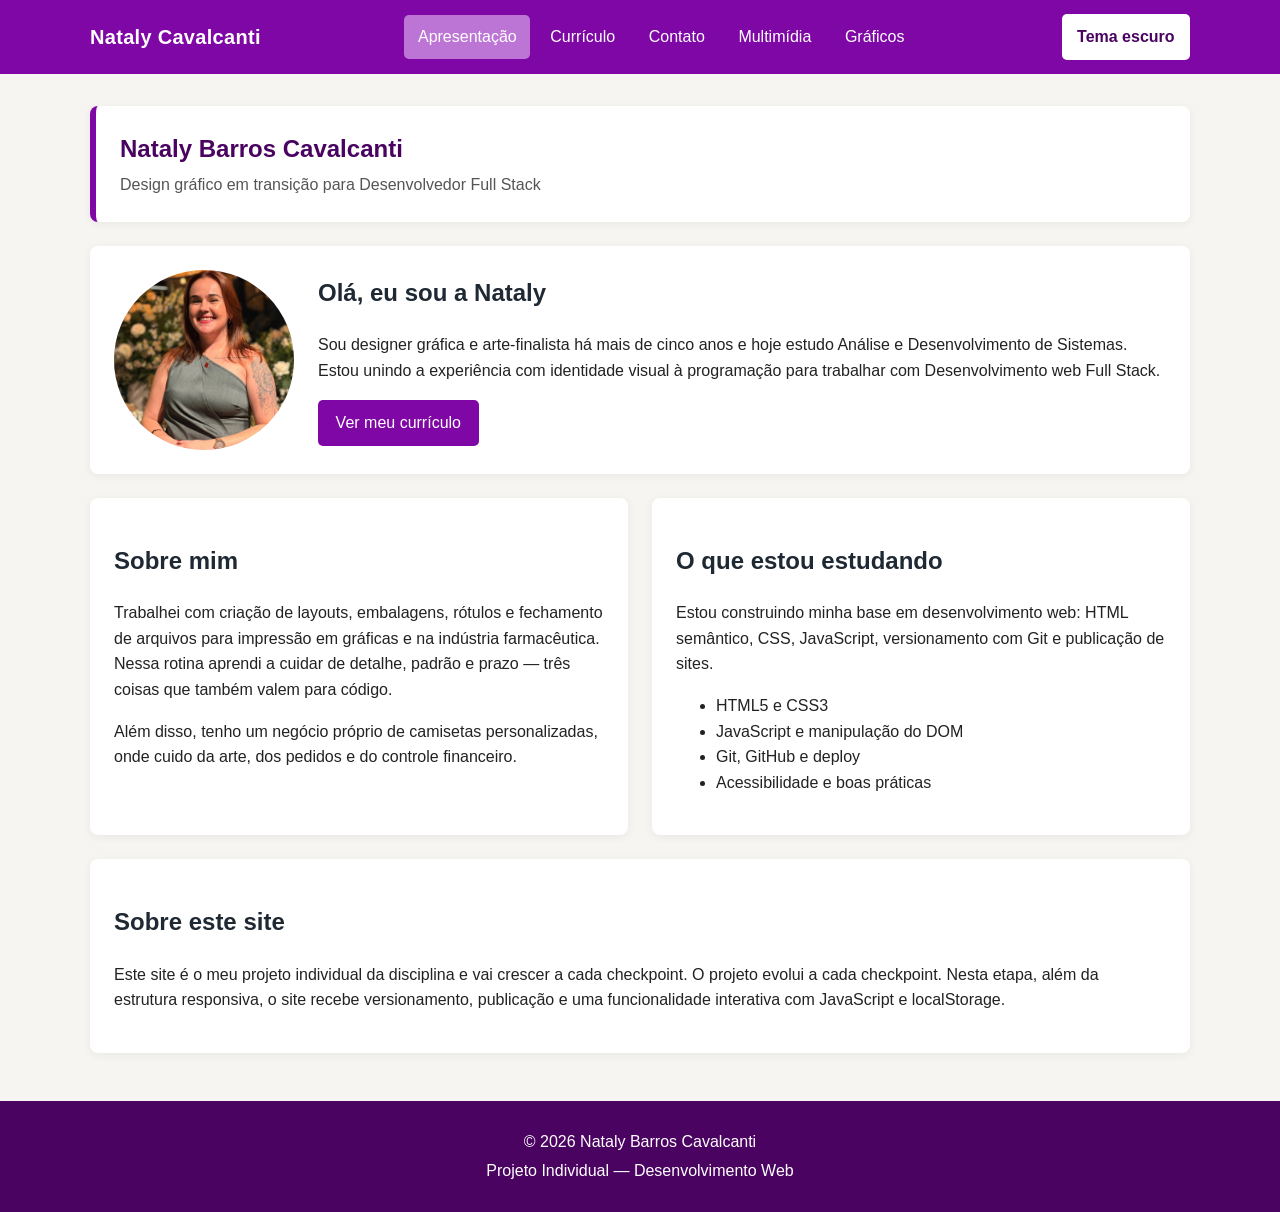
<file: index.html>
<!DOCTYPE html>
<html lang="pt-BR">
<head>
    <meta charset="UTF-8">
    <meta name="viewport" content="width=device-width, initial-scale=1.0">
    <meta name="description" content="Site pessoal de Nataly Barros Cavalcanti, designer gráfica e estudante de desenvolvimento web.">
    <title>Nataly Cavalcanti | Apresentação</title>
    <link rel="stylesheet" href="css/estilos.css">
    <script src="js/scripts.js" defer></script>
</head>
<body>
    <header class="topo">
        <div class="topo-conteudo">
            <a class="marca" href="index.html">Nataly Cavalcanti</a>

            <nav class="menu" aria-label="Navegação principal">
                <ul>
                    <li><a href="index.html" class="ativo" aria-current="page">Apresentação</a></li>
                    <li><a href="curriculo.html">Currículo</a></li>
                    <li><a href="formulario.html">Contato</a></li>
                    <li><a href="multimidia.html">Multimídia</a></li>
                    <li><a href="graficos.html">Gráficos</a></li>
                </ul>
            </nav>
            <button class="botao-tema" type="button" id="tema-toggle"
                    aria-label="Ativar tema escuro" aria-pressed="false">
                Tema escuro
            </button>
        </div>
    </header>

    <main>
        <section class="titulo-pagina">
            <h1>Nataly Barros Cavalcanti</h1>
            <p>Design gráfico em transição para Desenvolvedor Full Stack</p>
        </section>

        <section class="destaque">
            <img src="img/perfil.jpeg" alt="Ilustração de perfil representando Nataly Cavalcanti">
            <div>
                <h2>Olá, eu sou a Nataly</h2>
                <p>
                    Sou designer gráfica e arte-finalista há mais de cinco anos e hoje
                    estudo Análise e Desenvolvimento de Sistemas. Estou unindo a
                    experiência com identidade visual à programação para trabalhar com
                    Desenvolvimento web Full Stack.
                </p>
                <a class="botao" href="curriculo.html">Ver meu currículo</a>
            </div>
        </section>

        <div class="grade">
            <article>
                <h2>Sobre mim</h2>
                <p>
                    Trabalhei com criação de layouts, embalagens, rótulos e fechamento de
                    arquivos para impressão em gráficas e na indústria farmacêutica. Nessa
                    rotina aprendi a cuidar de detalhe, padrão e prazo — três coisas que
                    também valem para código.
                </p>
                <p>
                    Além disso, tenho um negócio próprio de camisetas personalizadas, onde
                    cuido da arte, dos pedidos e do controle financeiro.
                </p>
            </article>

            <article>
                <h2>O que estou estudando</h2>
                <p>
                    Estou construindo minha base em desenvolvimento web: HTML semântico,
                    CSS, JavaScript, versionamento com Git e publicação de sites.
                </p>
                <ul>
                    <li>HTML5 e CSS3</li>
                    <li>JavaScript e manipulação do DOM</li>
                    <li>Git, GitHub e deploy</li>
                    <li>Acessibilidade e boas práticas</li>
                </ul>
            </article>
        </div>

        <section>
            <h2>Sobre este site</h2>
            <p>
                Este site é o meu projeto individual da disciplina e vai crescer a cada
                checkpoint. O projeto evolui a cada checkpoint. Nesta etapa, além da estrutura
                responsiva, o site recebe versionamento, publicação e uma
                funcionalidade interativa com JavaScript e localStorage.
            </p>
        </section>

    </main>

    <footer>
        <p>&copy; 2026 Nataly Barros Cavalcanti</p>
        <p>Projeto Individual — Desenvolvimento Web</p>
    </footer>
</body>
</html>
</file>
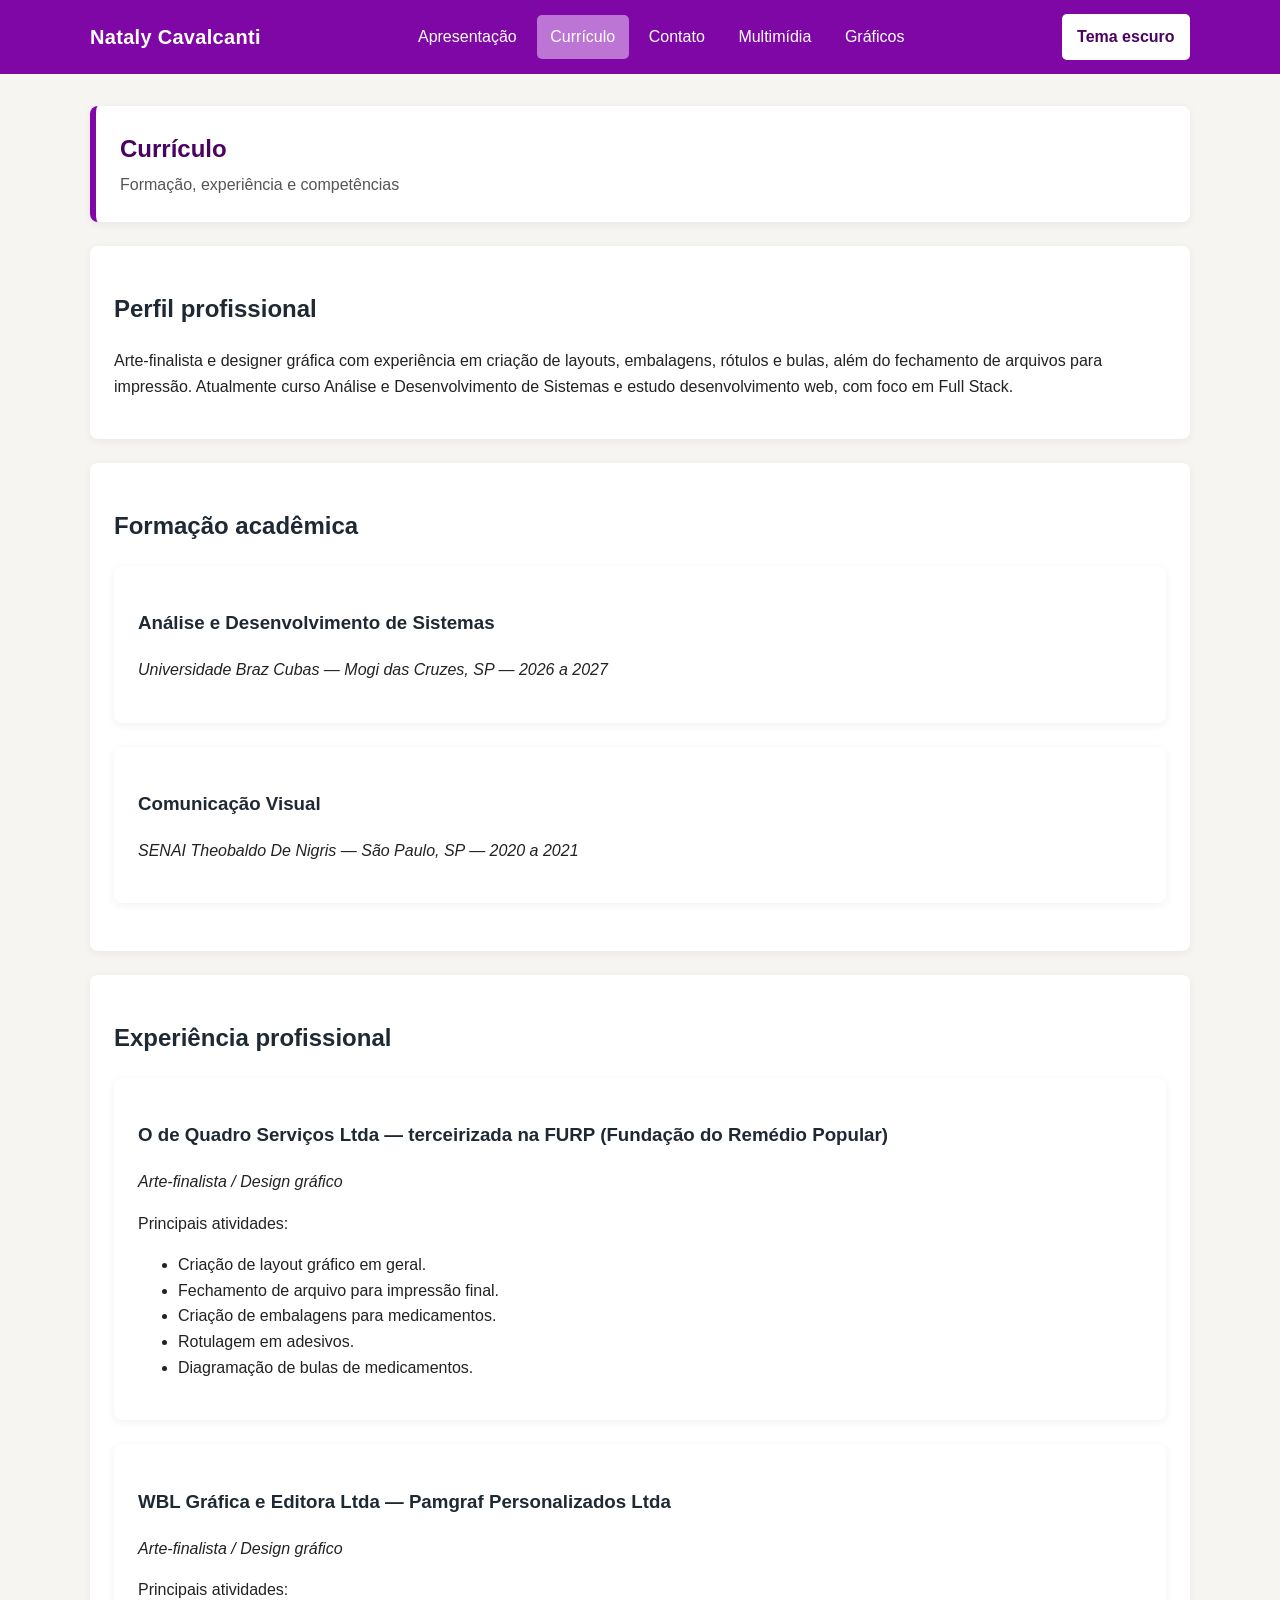
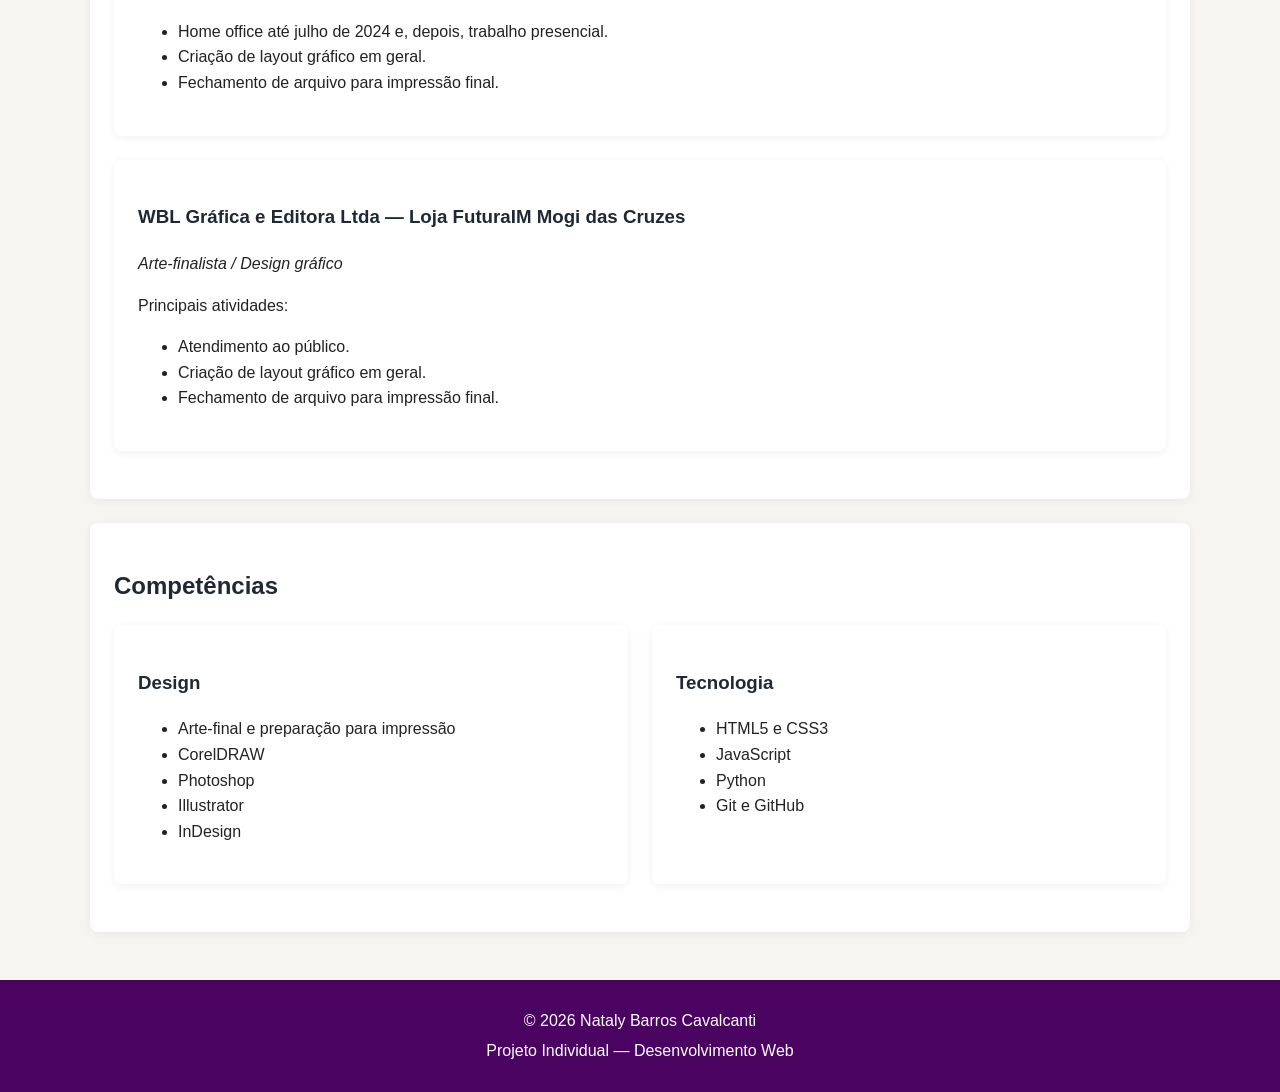
<file: curriculo.html>
<!DOCTYPE html>
<html lang="pt-BR">
<head>
    <meta charset="UTF-8">
    <meta name="viewport" content="width=device-width, initial-scale=1.0">
    <meta name="description" content="Currículo de Nataly Barros Cavalcanti: formação, experiência profissional e competências.">
    <title>Nataly Cavalcanti | Currículo</title>
    <link rel="stylesheet" href="css/estilos.css">
    <script src="js/scripts.js" defer></script>
</head>
<body>
    <header class="topo">
        <div class="topo-conteudo">
            <a class="marca" href="index.html">Nataly Cavalcanti</a>

            <nav class="menu" aria-label="Navegação principal">
                <ul>
                    <li><a href="index.html">Apresentação</a></li>
                    <li><a href="curriculo.html" class="ativo" aria-current="page">Currículo</a></li>
                    <li><a href="formulario.html">Contato</a></li>
                    <li><a href="multimidia.html">Multimídia</a></li>
                    <li><a href="graficos.html">Gráficos</a></li>
                </ul>
            </nav>
            <button class="botao-tema" type="button" id="tema-toggle"
                    aria-label="Ativar tema escuro" aria-pressed="false">
                Tema escuro
            </button>
        </div>
    </header>

    <main>
        <section class="titulo-pagina">
            <h1>Currículo</h1>
            <p>Formação, experiência e competências</p>
        </section>

        <section>
            <h2>Perfil profissional</h2>
            <p>
                Arte-finalista e designer gráfica com experiência em criação de layouts,
                embalagens, rótulos e bulas, além do fechamento de arquivos para impressão.
                Atualmente curso Análise e Desenvolvimento de Sistemas e estudo
                desenvolvimento web, com foco em Full Stack.
            </p>
        </section>

        <section>
            <h2>Formação acadêmica</h2>
            <article>
                <h3>Análise e Desenvolvimento de Sistemas</h3>
                <p><em>Universidade Braz Cubas — Mogi das Cruzes, SP — 2026 a 2027</em></p>
            </article>
            <article>
                <h3>Comunicação Visual</h3>
                <p><em>SENAI Theobaldo De Nigris — São Paulo, SP — 2020 a 2021</em></p>
            </article>
        </section>

        <section>
            <h2>Experiência profissional</h2>

            <article>
                <h3>O de Quadro Serviços Ltda — terceirizada na FURP (Fundação do Remédio Popular)</h3>
                <p><em>Arte-finalista / Design gráfico</em></p>
                <p>Principais atividades:</p>
                <ul>
                    <li>Criação de layout gráfico em geral.</li>
                    <li>Fechamento de arquivo para impressão final.</li>
                    <li>Criação de embalagens para medicamentos.</li>
                    <li>Rotulagem em adesivos.</li>
                    <li>Diagramação de bulas de medicamentos.</li>
                </ul>
            </article>

            <article>
                <h3>WBL Gráfica e Editora Ltda — Pamgraf Personalizados Ltda</h3>
                <p><em>Arte-finalista / Design gráfico</em></p>
                <p>Principais atividades:</p>
                <ul>
                    <li>Home office até julho de 2024 e, depois, trabalho presencial.</li>
                    <li>Criação de layout gráfico em geral.</li>
                    <li>Fechamento de arquivo para impressão final.</li>
                </ul>
            </article>

            <article>
                <h3>WBL Gráfica e Editora Ltda — Loja FuturaIM Mogi das Cruzes</h3>
                <p><em>Arte-finalista / Design gráfico</em></p>
                <p>Principais atividades:</p>
                <ul>
                    <li>Atendimento ao público.</li>
                    <li>Criação de layout gráfico em geral.</li>
                    <li>Fechamento de arquivo para impressão final.</li>
                </ul>
            </article>
        </section>

        <section>
            <h2>Competências</h2>
            <div class="grade">
                <article>
                    <h3>Design</h3>
                    <ul>
                        <li>Arte-final e preparação para impressão</li>
                        <li>CorelDRAW</li>
                        <li>Photoshop</li>
                        <li>Illustrator</li>
                        <li>InDesign</li>
                    </ul>
                </article>
                <article>
                    <h3>Tecnologia</h3>
                    <ul>
                        <li>HTML5 e CSS3</li>
                        <li>JavaScript</li>
                        <li>Python</li>
                        <li>Git e GitHub</li>
                    </ul>
                </article>
            </div>
        </section>

    </main>

    <footer>
        <p>&copy; 2026 Nataly Barros Cavalcanti</p>
        <p>Projeto Individual — Desenvolvimento Web</p>
    </footer>
</body>
</html>
</file>
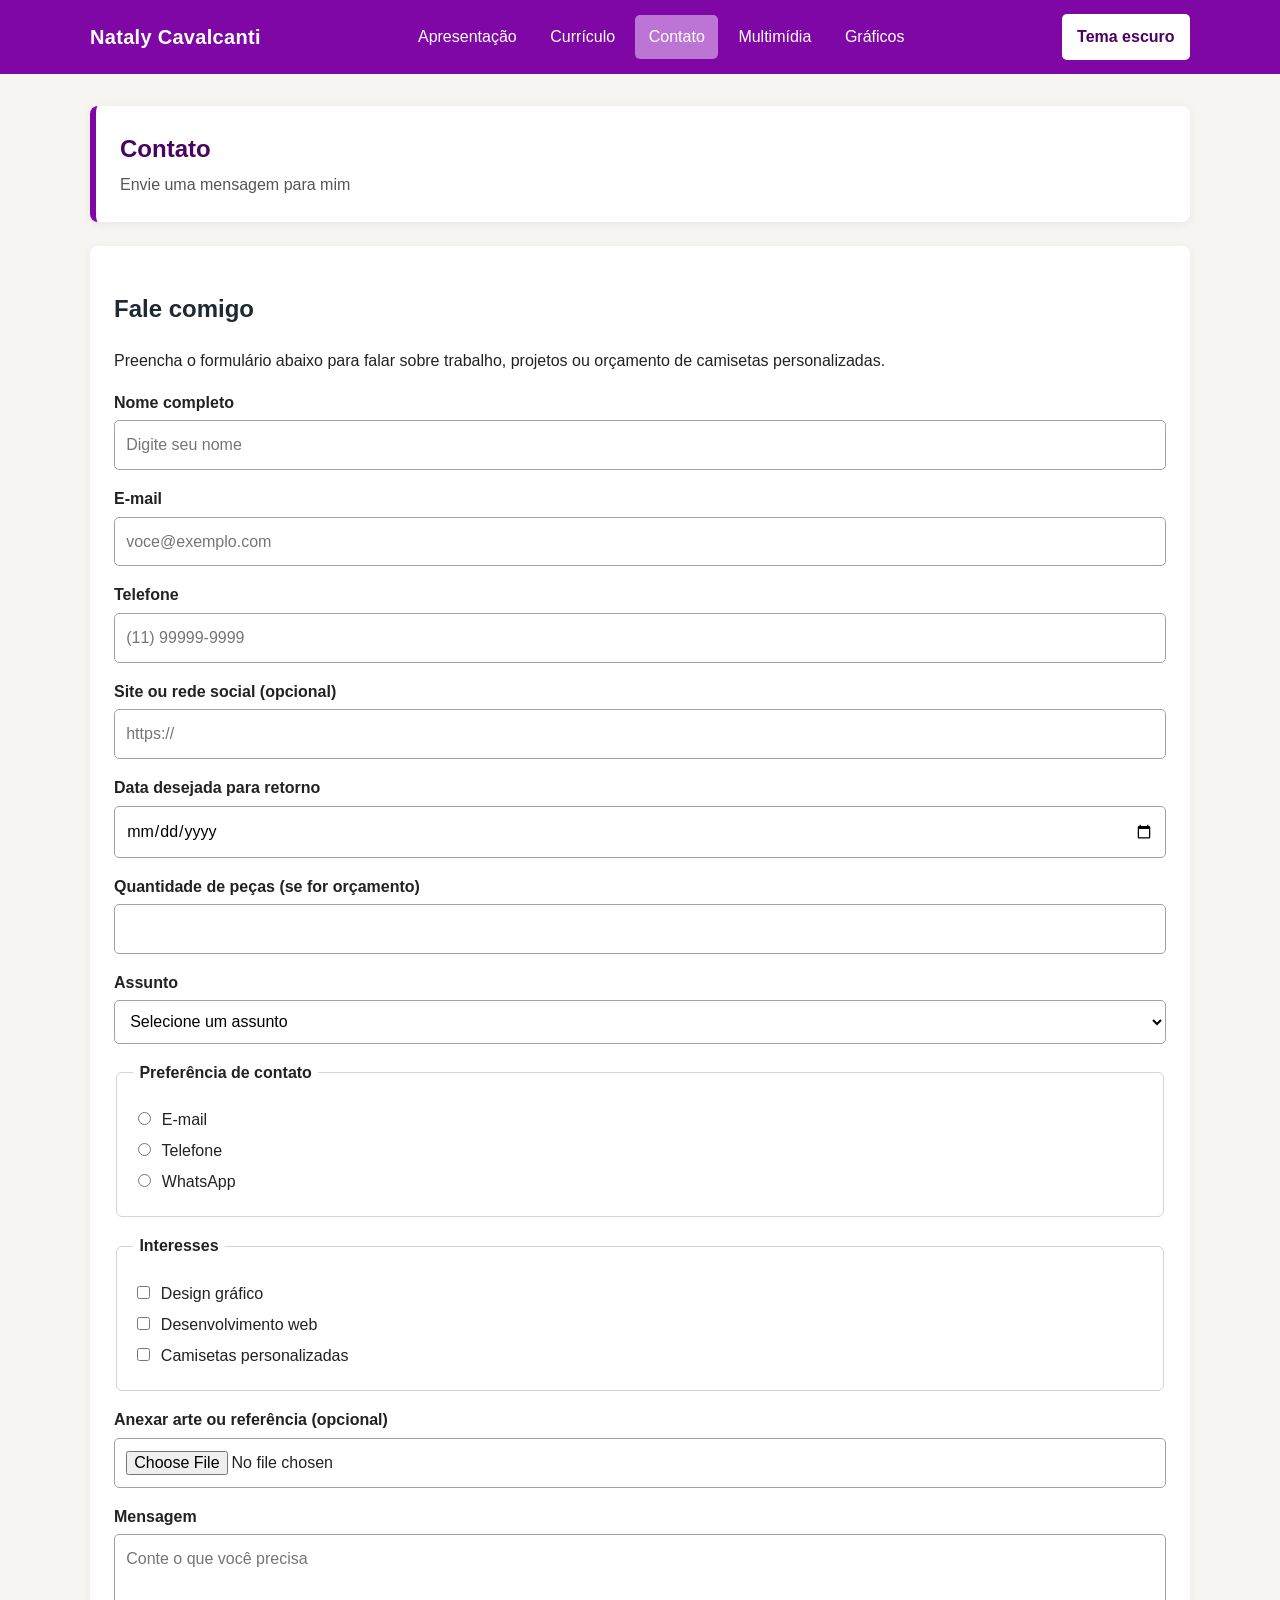
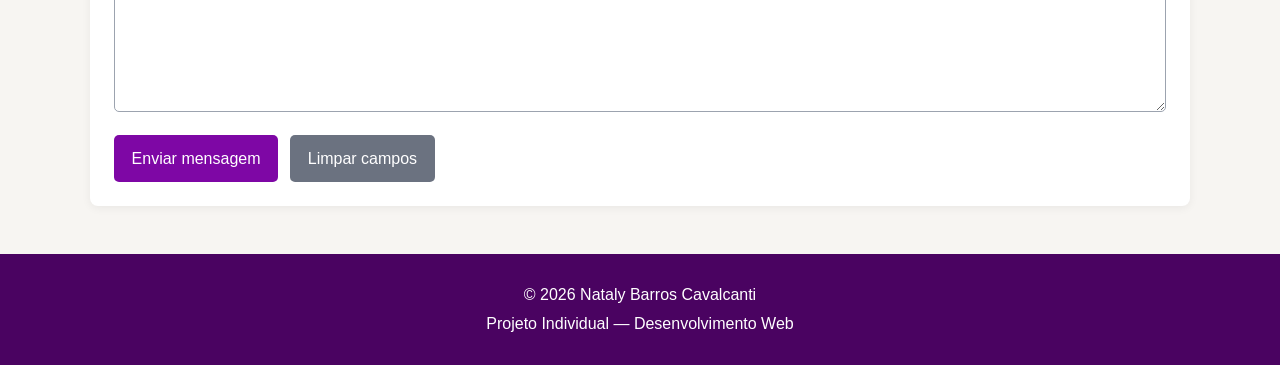
<file: formulario.html>
<!DOCTYPE html>
<html lang="pt-BR">
<head>
    <meta charset="UTF-8">
    <meta name="viewport" content="width=device-width, initial-scale=1.0">
    <meta name="description" content="Formulário de contato do site pessoal de Nataly Barros Cavalcanti.">
    <title>Nataly Cavalcanti | Contato</title>
    <link rel="stylesheet" href="css/estilos.css">
    <script src="js/scripts.js" defer></script>
</head>
<body>
    <header class="topo">
        <div class="topo-conteudo">
            <a class="marca" href="index.html">Nataly Cavalcanti</a>

            <nav class="menu" aria-label="Navegação principal">
                <ul>
                    <li><a href="index.html">Apresentação</a></li>
                    <li><a href="curriculo.html">Currículo</a></li>
                    <li><a href="formulario.html" class="ativo" aria-current="page">Contato</a></li>
                    <li><a href="multimidia.html">Multimídia</a></li>
                    <li><a href="graficos.html">Gráficos</a></li>
                </ul>
            </nav>
            <button class="botao-tema" type="button" id="tema-toggle"
                    aria-label="Ativar tema escuro" aria-pressed="false">
                Tema escuro
            </button>
        </div>
    </header>

    <main>
        <section class="titulo-pagina">
            <h1>Contato</h1>
            <p>Envie uma mensagem para mim</p>
        </section>

        <section>
            <h2>Fale comigo</h2>
            <p>
                Preencha o formulário abaixo para falar sobre trabalho, projetos ou
                orçamento de camisetas personalizadas.
            </p>

            <form action="#" method="post">
                <div class="campo">
                    <label for="nome">Nome completo</label>
                    <input type="text" id="nome" name="nome" required minlength="3"
                           placeholder="Digite seu nome">
                </div>

                <div class="campo">
                    <label for="email">E-mail</label>
                    <input type="email" id="email" name="email" required
                           placeholder="voce@exemplo.com">
                </div>

                <div class="campo">
                    <label for="telefone">Telefone</label>
                    <input type="tel" id="telefone" name="telefone" required
                           pattern="[0-9() +-]{8,20}" placeholder="(11) 99999-9999">
                </div>

                <div class="campo">
                    <label for="site">Site ou rede social (opcional)</label>
                    <input type="url" id="site" name="site" placeholder="https://">
                </div>

                <div class="campo">
                    <label for="data">Data desejada para retorno</label>
                    <input type="date" id="data" name="data">
                </div>

                <div class="campo">
                    <label for="quantidade">Quantidade de peças (se for orçamento)</label>
                    <input type="number" id="quantidade" name="quantidade" min="1" max="1000" step="1">
                </div>

                <div class="campo">
                    <label for="assunto">Assunto</label>
                    <select id="assunto" name="assunto" required>
                        <option value="">Selecione um assunto</option>
                        <option value="trabalho">Oportunidade de trabalho</option>
                        <option value="projeto">Projeto de site</option>
                        <option value="camisetas">Orçamento de camisetas</option>
                        <option value="outro">Outro</option>
                    </select>
                </div>

                <fieldset>
                    <legend>Preferência de contato</legend>
                    <label class="opcao">
                        <input type="radio" name="preferencia" value="email" required>
                        E-mail
                    </label>
                    <label class="opcao">
                        <input type="radio" name="preferencia" value="telefone">
                        Telefone
                    </label>
                    <label class="opcao">
                        <input type="radio" name="preferencia" value="whatsapp">
                        WhatsApp
                    </label>
                </fieldset>

                <fieldset>
                    <legend>Interesses</legend>
                    <label class="opcao">
                        <input type="checkbox" name="interesse" value="design">
                        Design gráfico
                    </label>
                    <label class="opcao">
                        <input type="checkbox" name="interesse" value="web">
                        Desenvolvimento web
                    </label>
                    <label class="opcao">
                        <input type="checkbox" name="interesse" value="camisetas">
                        Camisetas personalizadas
                    </label>
                </fieldset>

                <div class="campo">
                    <label for="arquivo">Anexar arte ou referência (opcional)</label>
                    <input type="file" id="arquivo" name="arquivo" accept="image/*,.pdf">
                </div>

                <div class="campo">
                    <label for="mensagem">Mensagem</label>
                    <textarea id="mensagem" name="mensagem" rows="6" required minlength="10"
                              placeholder="Conte o que você precisa"></textarea>
                </div>

                <div class="acoes">
                    <button class="botao" type="submit">Enviar mensagem</button>
                    <button class="botao secundario" type="reset">Limpar campos</button>
                </div>
            </form>
            <p id="feedback-formulario" class="feedback-formulario"
               role="status" aria-live="polite" hidden></p>
        </section>

    </main>

    <footer>
        <p>&copy; 2026 Nataly Barros Cavalcanti</p>
        <p>Projeto Individual — Desenvolvimento Web</p>
    </footer>
</body>
</html>
</file>
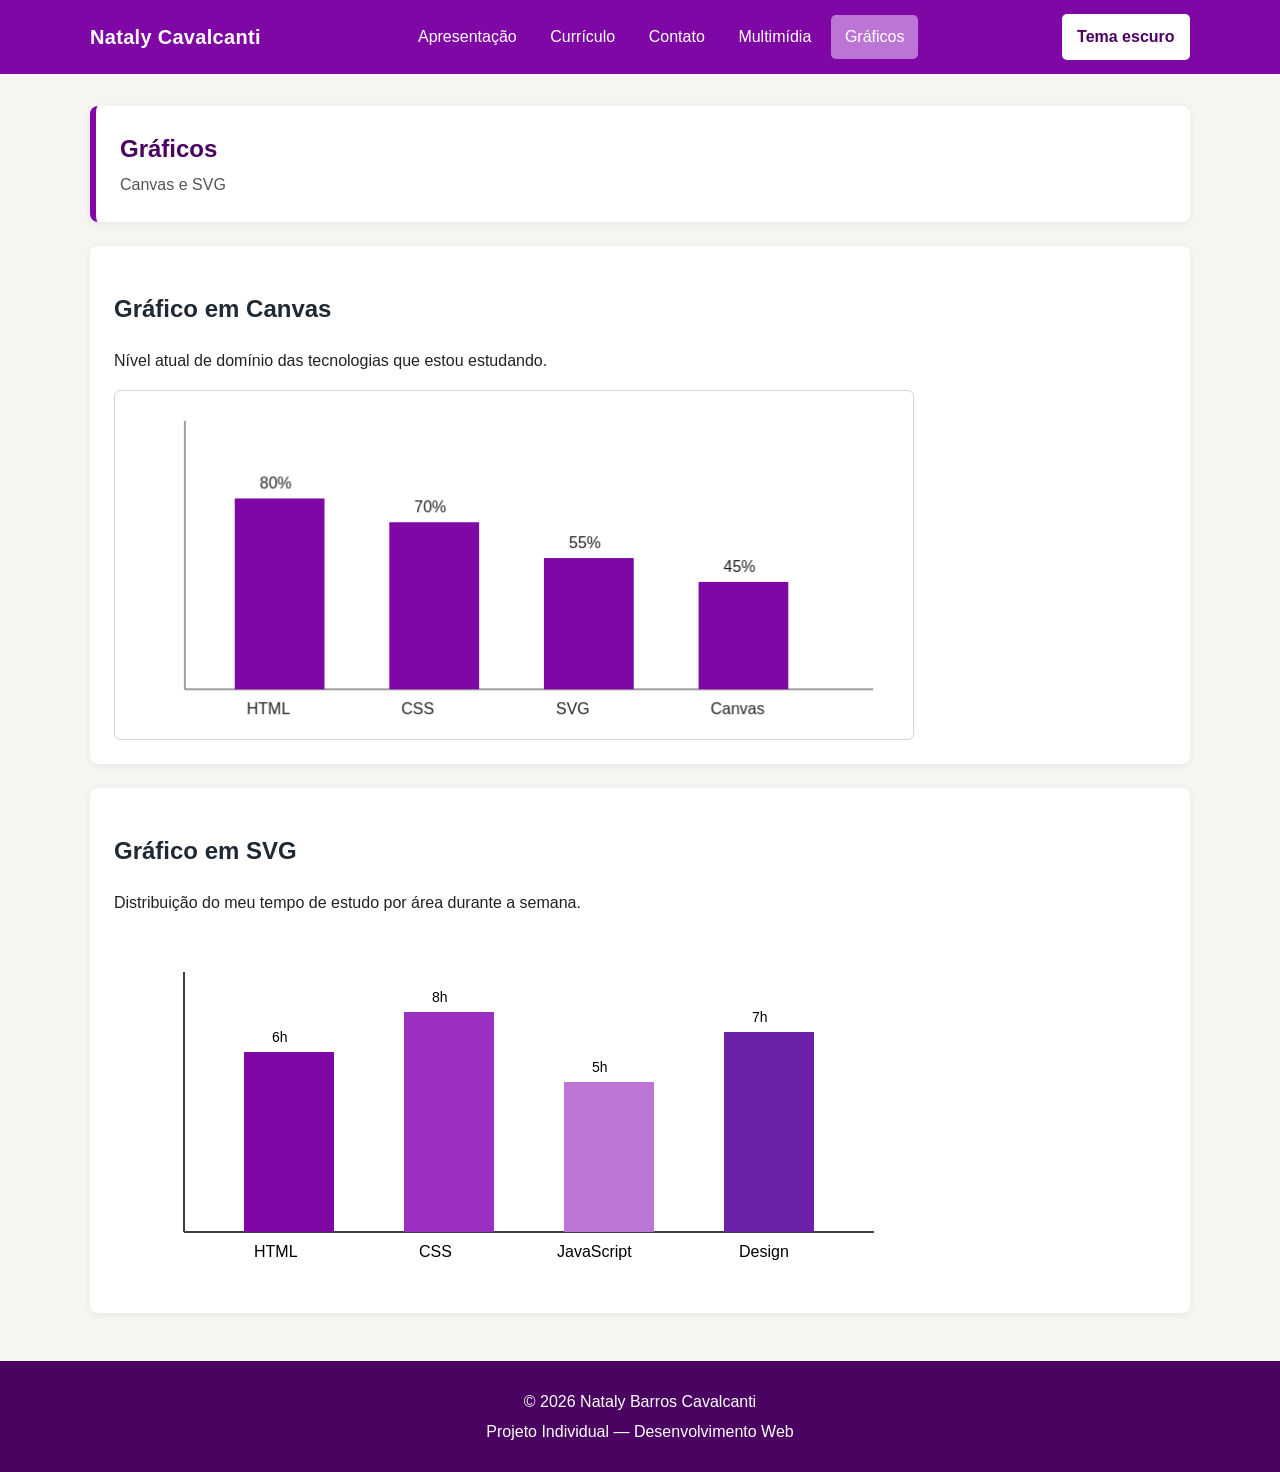
<file: graficos.html>
<!DOCTYPE html>
<html lang="pt-BR">
<head>
    <meta charset="UTF-8">
    <meta name="viewport" content="width=device-width, initial-scale=1.0">
    <meta name="description" content="Gráficos em Canvas e SVG do site pessoal de Nataly Cavalcanti.">
    <title>Nataly Cavalcanti | Gráficos</title>
    <link rel="stylesheet" href="css/estilos.css">
    <script src="js/scripts.js" defer></script>
</head>
<body>
    <header class="topo">
        <div class="topo-conteudo">
            <a class="marca" href="index.html">Nataly Cavalcanti</a>

            <nav class="menu" aria-label="Navegação principal">
                <ul>
                    <li><a href="index.html">Apresentação</a></li>
                    <li><a href="curriculo.html">Currículo</a></li>
                    <li><a href="formulario.html">Contato</a></li>
                    <li><a href="multimidia.html">Multimídia</a></li>
                    <li><a href="graficos.html" class="ativo" aria-current="page">Gráficos</a></li>
                </ul>
            </nav>
            <button class="botao-tema" type="button" id="tema-toggle"
                    aria-label="Ativar tema escuro" aria-pressed="false">
                Tema escuro
            </button>
        </div>
    </header>

    <main>
        <section class="titulo-pagina">
            <h1>Gráficos</h1>
            <p>Canvas e SVG</p>
        </section>

        <section>
            <h2>Gráfico em Canvas</h2>
            <p>Nível atual de domínio das tecnologias que estou estudando.</p>
            <canvas id="graficoCanvas" width="800" height="350">
                Gráfico de barras com o nível de domínio em HTML, CSS, SVG e Canvas.
            </canvas>
        </section>

        <section>
            <h2>Gráfico em SVG</h2>
            <p>Distribuição do meu tempo de estudo por área durante a semana.</p>
            <div class="caixa-svg">
                <svg width="800" height="350" viewBox="0 0 800 350"
                     role="img" aria-labelledby="tituloSvg descricaoSvg">
                    <title id="tituloSvg">Horas de estudo por área</title>
                    <desc id="descricaoSvg">
                        Gráfico de barras com as horas semanais dedicadas a HTML, CSS,
                        JavaScript e design.
                    </desc>

                    <line x1="70" y1="300" x2="760" y2="300" stroke="#3f3f46" stroke-width="2"></line>
                    <line x1="70" y1="40" x2="70" y2="300" stroke="#3f3f46" stroke-width="2"></line>

                    <rect x="130" y="120" width="90" height="180" fill="#7e07a5"></rect>
                    <rect x="290" y="80" width="90" height="220" fill="#9b2fc2"></rect>
                    <rect x="450" y="150" width="90" height="150" fill="#bd75d5"></rect>
                    <rect x="610" y="100" width="90" height="200" fill="#6b21a8"></rect>

                    <text x="140" y="325" font-size="16">HTML</text>
                    <text x="305" y="325" font-size="16">CSS</text>
                    <text x="443" y="325" font-size="16">JavaScript</text>
                    <text x="625" y="325" font-size="16">Design</text>

                    <text x="158" y="110" font-size="14">6h</text>
                    <text x="318" y="70" font-size="14">8h</text>
                    <text x="478" y="140" font-size="14">5h</text>
                    <text x="638" y="90" font-size="14">7h</text>
                </svg>
            </div>
        </section>

    </main>

    <footer>
        <p>&copy; 2026 Nataly Barros Cavalcanti</p>
        <p>Projeto Individual — Desenvolvimento Web</p>
    </footer>

    <script>
        const canvas = document.getElementById("graficoCanvas");
        const contexto = canvas.getContext("2d");

        const dados = [
            { nome: "HTML", valor: 80 },
            { nome: "CSS", valor: 70 },
            { nome: "SVG", valor: 55 },
            { nome: "Canvas", valor: 45 }
        ];

        contexto.font = "16px Arial";
        contexto.strokeStyle = "#3f3f46";

        contexto.beginPath();
        contexto.moveTo(70, 30);
        contexto.lineTo(70, 300);
        contexto.lineTo(760, 300);
        contexto.stroke();

        dados.forEach((item, indice) => {
            const x = 120 + indice * 155;
            const altura = item.valor * 2.4;
            const y = 300 - altura;

            contexto.fillStyle = "#7e07a5";
            contexto.fillRect(x, y, 90, altura);

            contexto.fillStyle = "#222";
            contexto.fillText(item.nome, x + 12, 325);
            contexto.fillText(item.valor + "%", x + 25, y - 10);
        });
    </script>
</body>
</html>
</file>
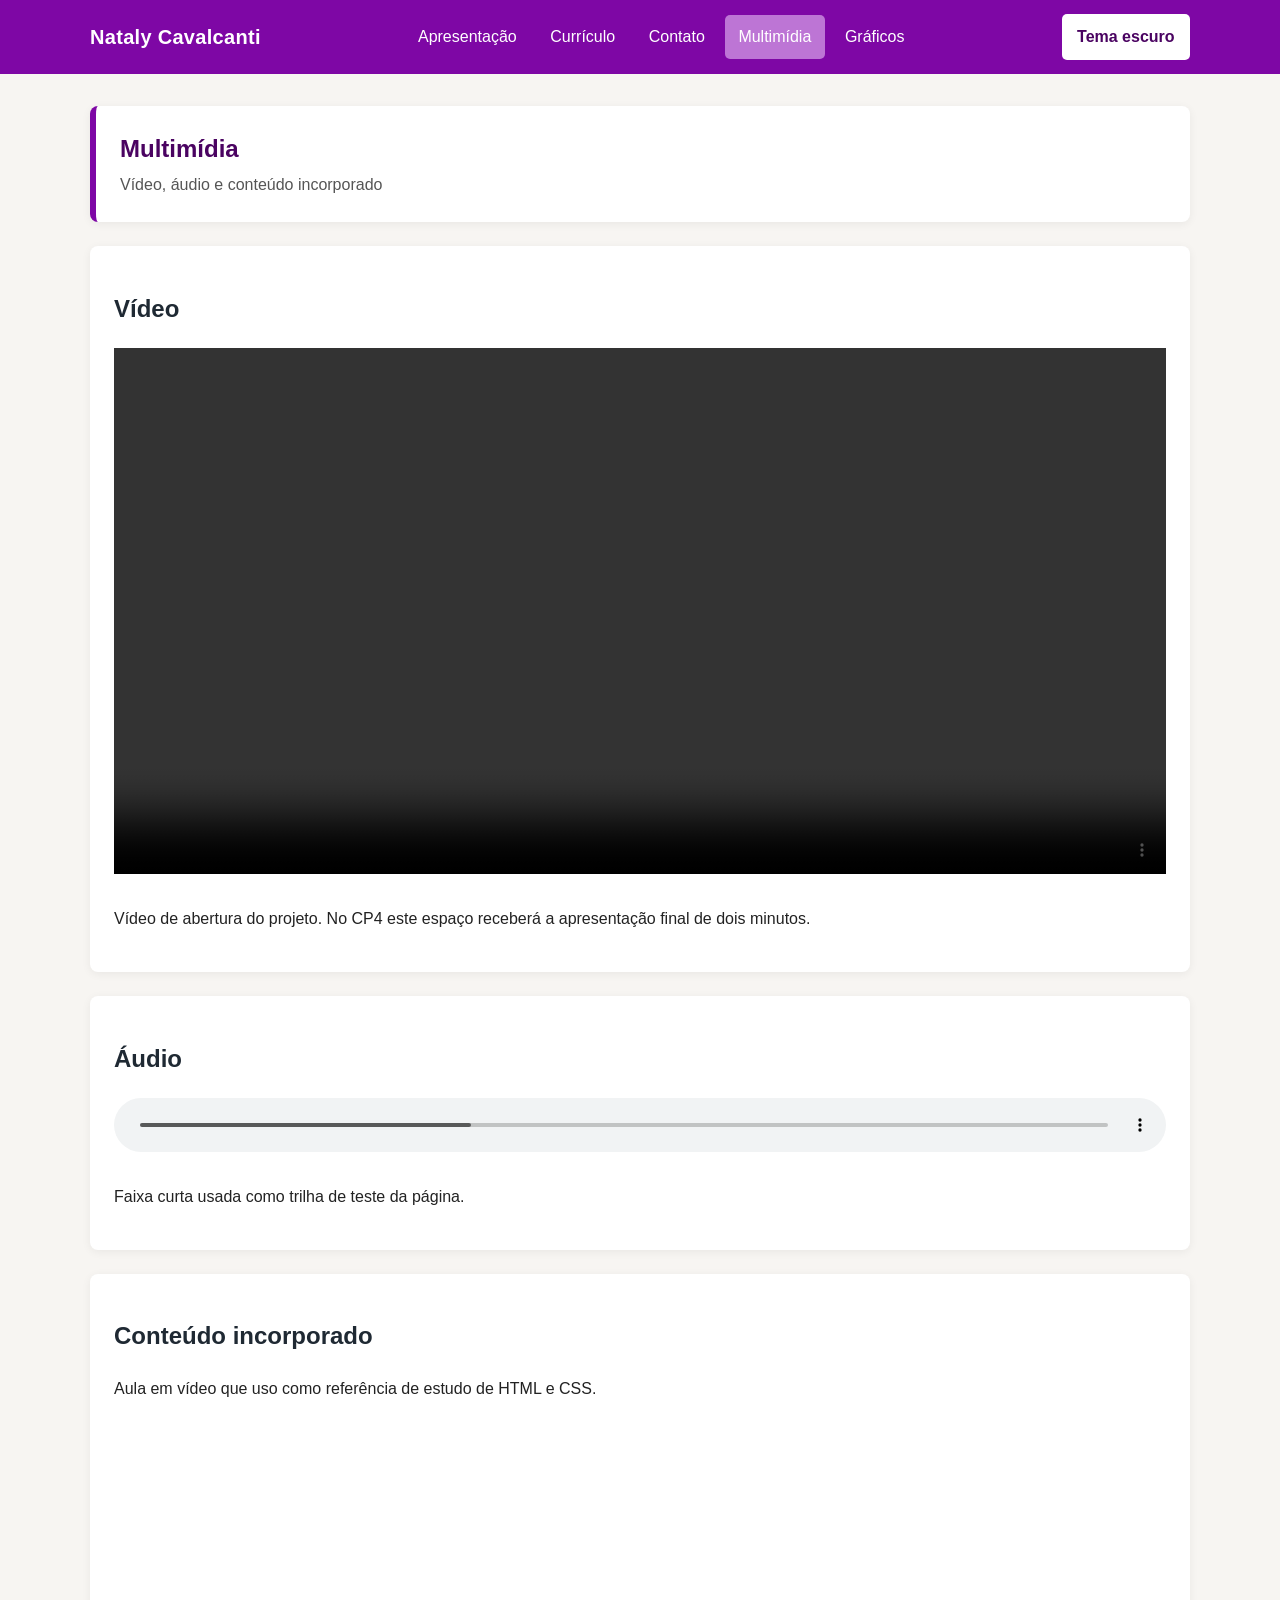
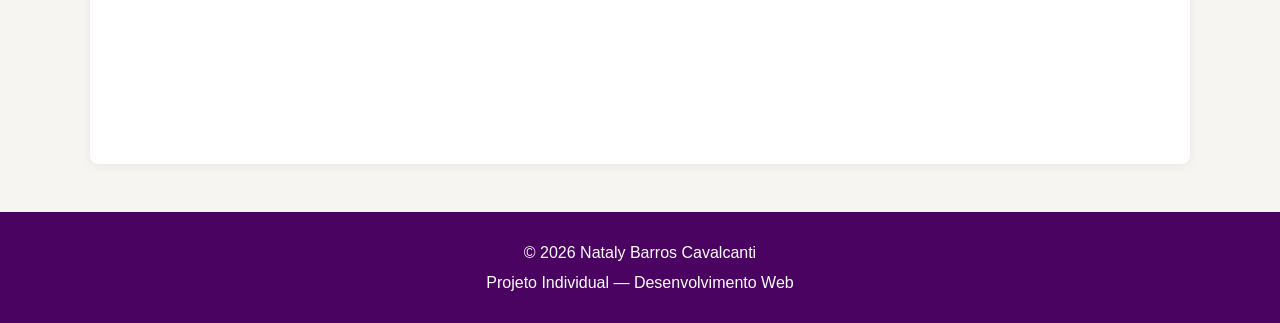
<file: multimidia.html>
<!DOCTYPE html>
<html lang="pt-BR">
<head>
    <meta charset="UTF-8">
    <meta name="viewport" content="width=device-width, initial-scale=1.0">
    <meta name="description" content="Página com vídeo, áudio e conteúdo incorporado do site pessoal de Nataly Cavalcanti.">
    <title>Nataly Cavalcanti | Multimídia</title>
    <link rel="stylesheet" href="css/estilos.css">
    <script src="js/scripts.js" defer></script>
</head>
<body>
    <header class="topo">
        <div class="topo-conteudo">
            <a class="marca" href="index.html">Nataly Cavalcanti</a>

            <nav class="menu" aria-label="Navegação principal">
                <ul>
                    <li><a href="index.html">Apresentação</a></li>
                    <li><a href="curriculo.html">Currículo</a></li>
                    <li><a href="formulario.html">Contato</a></li>
                    <li><a href="multimidia.html" class="ativo" aria-current="page">Multimídia</a></li>
                    <li><a href="graficos.html">Gráficos</a></li>
                </ul>
            </nav>
            <button class="botao-tema" type="button" id="tema-toggle"
                    aria-label="Ativar tema escuro" aria-pressed="false">
                Tema escuro
            </button>
        </div>
    </header>

    <main>
        <section class="titulo-pagina">
            <h1>Multimídia</h1>
            <p>Vídeo, áudio e conteúdo incorporado</p>
        </section>

        <section>
            <h2>Vídeo</h2>
            <div class="caixa-midia">
                <video controls preload="metadata">
                    <source src="video/italya-paisagem.mp4" type="video/mp4">
                    Seu navegador não suporta o elemento de vídeo.
                </video>
                <p>
                    Vídeo de abertura do projeto. No CP4 este espaço receberá a
                    apresentação final de dois minutos.
                </p>
            </div>
        </section>

        <section>
            <h2>Áudio</h2>
            <div class="caixa-midia">
                <audio controls>
                    <source src="audio/musica-classica.mp3" type="audio/mpeg">
                    Seu navegador não suporta o elemento de áudio.
                </audio>
                <p>Faixa curta usada como trilha de teste da página.</p>
            </div>
        </section>

        <section>
            <h2>Conteúdo incorporado</h2>
            <p>Aula em vídeo que uso como referência de estudo de HTML e CSS.</p>
            <iframe
                width="560" height="315" src="https://www.youtube.com/embed/wx5Be8G8Zbo?si=rGEd2yMyvukg72nQ" 
                title="YouTube video player" frameborder="0" allow="accelerometer; autoplay; 
                clipboard-write; encrypted-media; gyroscope; picture-in-picture; web-share" 
                referrerpolicy="strict-origin-when-cross-origin" allowfullscreen>
            </iframe>
        </section>

    </main>

    <footer>
        <p>&copy; 2026 Nataly Barros Cavalcanti</p>
        <p>Projeto Individual — Desenvolvimento Web</p>
    </footer>
</body>
</html>
</file>
<file: css/estilos.css>
/* Site pessoal — Nataly Barros Cavalcanti */

* {
    box-sizing: border-box;
}

html {
    scroll-behavior: smooth;
}

body {
    margin: 0;
    font-family: Arial, Helvetica, sans-serif;
    line-height: 1.6;
    color: #222;
    background: #f7f5f2;
}

/* Cabeçalho: marca à esquerda e menu no canto superior direito */

.topo {
    background: #7e07a5;
    color: #fff;
    padding: 0.9rem 5%;
}

.topo-conteudo {
    display: flex;
    align-items: center;
    justify-content: space-between;
    flex-wrap: wrap;
    gap: 1rem;
    width: min(1100px, 100%);
    margin: 0 auto;
}

.marca {
    color: #fff;
    font-size: 1.25rem;
    font-weight: bold;
    text-decoration: none;
    letter-spacing: 0.3px;
}

.marca:hover,
.marca:focus {
    text-decoration: underline;
}

.menu ul {
    display: flex;
    flex-wrap: wrap;
    justify-content: flex-end;
    gap: 0.4rem;
    list-style: none;
    margin: 0;
    padding: 0;
}

.menu a {
    display: block;
    color: #fff;
    text-decoration: none;
    padding: 0.45rem 0.85rem;
    border-radius: 5px;
}

.menu a:hover,
.menu a:focus {
    background: #9b2fc2;
}

.menu a.ativo {
    background: #bd75d5;
}

/* Estrutura interna */

main {
    width: min(1100px, 90%);
    margin: 2rem auto;
}

section,
article {
    background: #fff;
    padding: 1.5rem;
    margin-bottom: 1.5rem;
    border-radius: 8px;
    box-shadow: 0 2px 10px rgba(0, 0, 0, 0.06);
}

.titulo-pagina {
    border-left: 6px solid #7e07a5;
}

.titulo-pagina h1 {
    margin: 0;
    color: #4a0361;
}

.titulo-pagina p {
    margin: 0.25rem 0 0;
    color: #555;
}

h2,
h3 {
    color: #1f2933;
}

.destaque {
    display: flex;
    align-items: center;
    gap: 1.5rem;
    flex-wrap: wrap;
}

.destaque img {
    width: 180px;
    height: 180px;
    border-radius: 50%;
    object-fit: cover;
    object-position: center 20%;
    background: #f1e6f7;
}

.destaque div {
    flex: 1 1 320px;
}

.destaque h2 {
    margin-top: 0;
}

.grade {
    display: grid;
    grid-template-columns: repeat(2, 1fr);
    gap: 1.5rem;
}

.botao {
    display: inline-block;
    background: #7e07a5;
    color: #fff;
    text-decoration: none;
    padding: 0.65rem 1.1rem;
    border-radius: 5px;
    border: 0;
    cursor: pointer;
}

.botao:hover,
.botao:focus {
    background: #bd75d5;
}

.botao.secundario {
    background: #6b7280;
}

.botao.secundario:hover,
.botao.secundario:focus {
    background: #9ca3af;
}

/* Formulário */

form {
    display: grid;
    gap: 1rem;
}

.campo label {
    display: block;
    font-weight: bold;
    margin-bottom: 0.3rem;
}

input,
select,
textarea,
button {
    font: inherit;
}

.campo input,
.campo select,
.campo textarea {
    width: 100%;
    padding: 0.7rem;
    border: 1px solid #9ca3af;
    border-radius: 5px;
    background: #fff;
}

.campo input:focus,
.campo select:focus,
.campo textarea:focus {
    outline: 2px solid #7e07a5;
    outline-offset: 1px;
}

fieldset {
    border: 1px solid #d1d5db;
    border-radius: 6px;
    padding: 1rem;
}

legend {
    font-weight: bold;
    padding: 0 0.4rem;
}

.opcao {
    display: block;
    font-weight: normal;
    margin: 0.35rem 0;
}

.opcao input {
    margin-right: 0.4rem;
}

.acoes {
    display: flex;
    flex-wrap: wrap;
    gap: 0.75rem;
}

/* Multimídia e gráficos */

.caixa-midia {
    display: grid;
    gap: 1rem;
}

.caixa-midia video,
.caixa-midia audio,
iframe {
    width: 100%;
}

iframe {
    min-height: 315px;
    border: 0;
}

canvas {
    display: block;
    width: 100%;
    max-width: 800px;
    height: 350px;
    border: 1px solid #d1d5db;
    border-radius: 6px;
    background: #fff;
}

.caixa-svg {
    overflow-x: auto;
}

.caixa-svg svg {
    max-width: 100%;
    height: auto;
}

/* Rodapé */

footer {
    background: #4a0361;
    color: #fff;
    text-align: center;
    padding: 1.5rem 5%;
    margin-top: 3rem;
}

footer p {
    margin: 0.25rem 0;
}

/* Ajuste simples para telas pequenas */

@media (max-width: 760px) {
    .topo-conteudo {
        justify-content: center;
        text-align: center;
    }

    .menu ul {
        justify-content: center;
    }

    .grade {
        grid-template-columns: 1fr;
    }

    .destaque {
        justify-content: center;
        text-align: center;
    }
}


/* CP4 — JavaScript, persistência de tema e ajustes de responsividade */

/* O tema claro permanece como padrão. */
.botao-tema {
    display: inline-flex;
    align-items: center;
    justify-content: center;
    min-height: 44px;
    padding: 0.55rem 0.9rem;
    border: 1px solid rgba(255, 255, 255, 0.65);
    border-radius: 5px;
    background: #fff;
    color: #4a0361;
    font: inherit;
    font-weight: bold;
    cursor: pointer;
}

.botao-tema:hover,
.botao-tema:focus-visible {
    background: #f1e6f7;
    outline: 2px solid #fff;
    outline-offset: 2px;
}

.menu a {
    min-height: 44px;
    display: flex;
    align-items: center;
}

.feedback-formulario {
    margin-top: 1rem;
    padding: 1rem;
    border-left: 5px solid #16834a;
    border-radius: 5px;
    background: #e7f6ed;
    color: #14532d;
    font-weight: bold;
}

.feedback-formulario[hidden] {
    display: none;
}

/* Tema escuro aplicado pelo JavaScript. */
body[data-tema="escuro"] {
    color: #f3f4f6;
    background: #111827;
}

body[data-tema="escuro"] section,
body[data-tema="escuro"] article {
    color: #e5e7eb;
    background: #1f2937;
    box-shadow: 0 2px 10px rgba(0, 0, 0, 0.22);
}

body[data-tema="escuro"] h2,
body[data-tema="escuro"] h3,
body[data-tema="escuro"] .titulo-pagina h1 {
    color: #d8b4fe;
}

body[data-tema="escuro"] .titulo-pagina p {
    color: #d1d5db;
}

body[data-tema="escuro"] .campo input,
body[data-tema="escuro"] .campo select,
body[data-tema="escuro"] .campo textarea {
    color: #f9fafb;
    background: #111827;
    border-color: #6b7280;
}

body[data-tema="escuro"] fieldset {
    border-color: #6b7280;
}

body[data-tema="escuro"] canvas {
    background: #f9fafb;
}

body[data-tema="escuro"] .feedback-formulario {
    color: #bbf7d0;
    background: #123b2b;
    border-left-color: #22c55e;
}

body[data-tema="escuro"] footer {
    background: #0b1220;
}

body[data-tema="escuro"] .botao-tema {
    color: #f9fafb;
    background: #374151;
    border-color: #9ca3af;
}

body[data-tema="escuro"] .botao-tema:hover,
body[data-tema="escuro"] .botao-tema:focus-visible {
    background: #4b5563;
}

/* Ajustes mobile-first: uma coluna como base e duas em telas maiores. */
.grade {
    grid-template-columns: 1fr;
}

.destaque img,
.caixa-midia video,
.caixa-midia audio,
iframe,
.caixa-svg svg {
    max-width: 100%;
}

.caixa-midia video {
    height: auto;
}

@media (min-width: 768px) {
    .topo-conteudo {
        justify-content: space-between;
    }

    .grade {
        grid-template-columns: repeat(2, minmax(0, 1fr));
    }

    .destaque {
        flex-wrap: nowrap;
    }
}

@media (max-width: 767px) {
    .topo-conteudo {
        flex-direction: column;
        align-items: stretch;
    }

    .marca {
        text-align: center;
    }

    .menu ul {
        justify-content: center;
    }

    .botao-tema {
        align-self: center;
    }

    main {
        width: min(100% - 2rem, 1100px);
    }

    section,
    article {
        padding: 1rem;
    }

    .acoes .botao {
        flex: 1 1 100%;
        text-align: center;
    }

    iframe {
        min-height: 220px;
    }

    canvas {
        height: auto;
        min-height: 220px;
    }
}


/* Feedback de envio do formulário — CP3 */
.feedback-formulario.sucesso {
    color: #14532d;
    background-color: #dcfce7;
    border-left: 5px solid #16a34a;
}

body[data-tema="escuro"] .feedback-formulario.sucesso {
    color: #dcfce7;
    background-color: #14532d;
    border-left-color: #4ade80;
}
</file>
